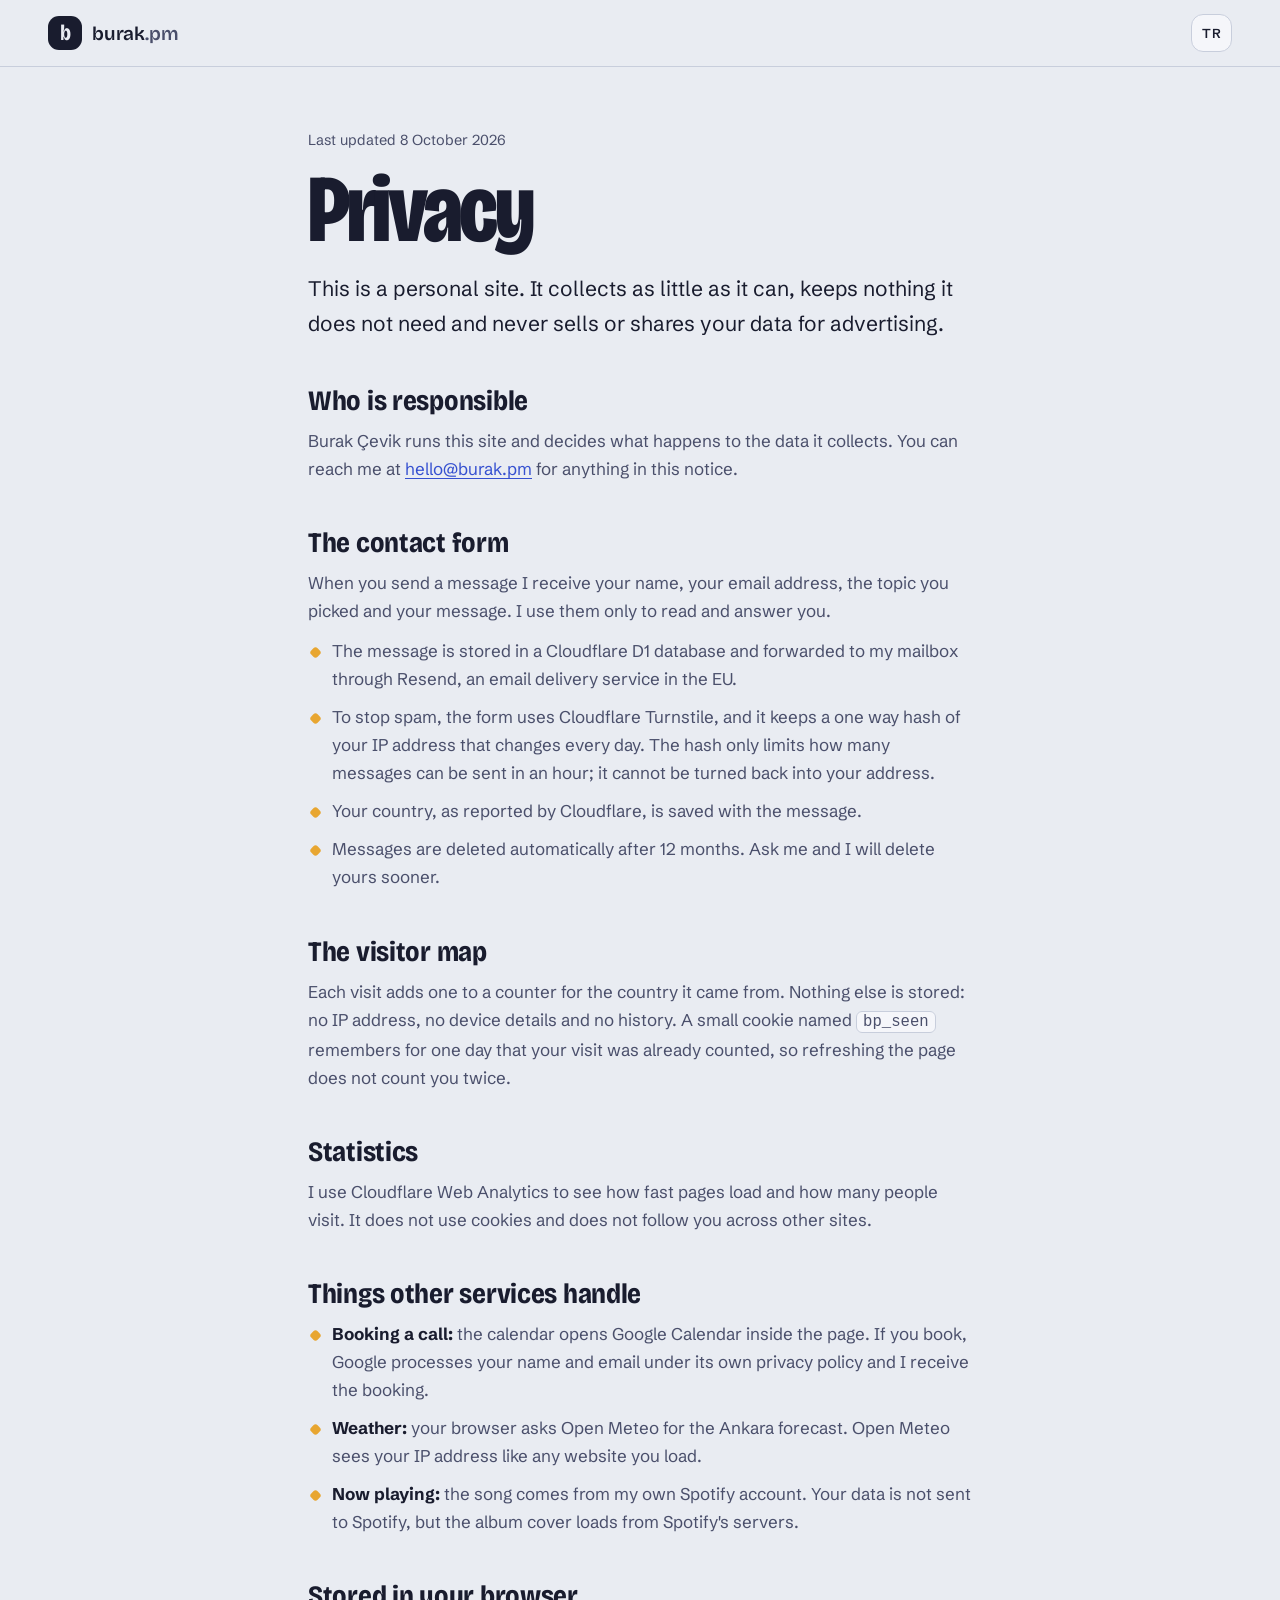
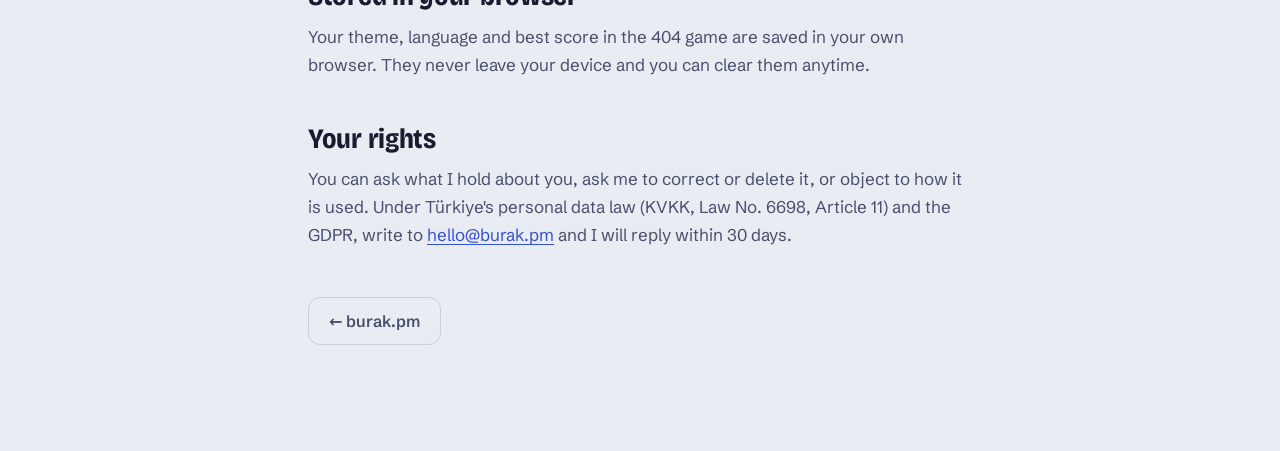
<file: privacy.html>
<!doctype html>
<html lang="en" data-theme="light">
<head>
<meta charset="utf-8"><meta name="viewport" content="width=device-width, initial-scale=1">
<title>Privacy | burak.pm</title>
<meta name="description" content="What burak.pm collects, why, where it is stored and how long it is kept.">
<link rel="canonical" href="https://burak.pm/privacy">
<link rel="icon" href="/assets/favicon.svg" type="image/svg+xml">
<link rel="preload" href="/assets/fonts/bricolage-grotesque-latin-standard-normal.woff2" as="font" type="font/woff2" crossorigin>
<link rel="stylesheet" href="/styles.css?v=20261027a">
<script src="/boot.js?v=20261027a"></script>
</head>
<body class="lost-page doc-page">
<header class="topbar">
  <a class="brand" href="/" aria-label="burak.pm home"><span class="brand__mark" aria-hidden="true">b</span><span class="brand__name">burak<b>.pm</b></span></a>
  <div class="tools">
    <button class="tool" type="button" data-doc-lang aria-label="Switch language"><span data-doc-lang-label>TR</span></button>
  </div>
</header>

<main class="doc">
  <article lang="en">
    <p class="doc__kicker">Last updated 8 October 2026</p>
    <h1>Privacy</h1>
    <p class="doc__lede">This is a personal site. It collects as little as it can, keeps nothing it does not need and never sells or shares your data for advertising.</p>

    <h2>Who is responsible</h2>
    <p>Burak Çevik runs this site and decides what happens to the data it collects. You can reach me at <a href="mailto:hello@burak.pm">hello@burak.pm</a> for anything in this notice.</p>

    <h2>The contact form</h2>
    <p>When you send a message I receive your name, your email address, the topic you picked and your message. I use them only to read and answer you.</p>
    <ul>
      <li>The message is stored in a Cloudflare D1 database and forwarded to my mailbox through Resend, an email delivery service in the EU.</li>
      <li>To stop spam, the form uses Cloudflare Turnstile, and it keeps a one way hash of your IP address that changes every day. The hash only limits how many messages can be sent in an hour; it cannot be turned back into your address.</li>
      <li>Your country, as reported by Cloudflare, is saved with the message.</li>
      <li>Messages are deleted automatically after 12 months. Ask me and I will delete yours sooner.</li>
    </ul>

    <h2>The visitor map</h2>
    <p>Each visit adds one to a counter for the country it came from. Nothing else is stored: no IP address, no device details and no history. A small cookie named <code>bp_seen</code> remembers for one day that your visit was already counted, so refreshing the page does not count you twice.</p>

    <h2>Statistics</h2>
    <p>I use Cloudflare Web Analytics to see how fast pages load and how many people visit. It does not use cookies and does not follow you across other sites.</p>

    <h2>Things other services handle</h2>
    <ul>
      <li><b>Booking a call:</b> the calendar opens Google Calendar inside the page. If you book, Google processes your name and email under its own privacy policy and I receive the booking.</li>
      <li><b>Weather:</b> your browser asks Open Meteo for the Ankara forecast. Open Meteo sees your IP address like any website you load.</li>
      <li><b>Now playing:</b> the song comes from my own Spotify account. Your data is not sent to Spotify, but the album cover loads from Spotify's servers.</li>
    </ul>

    <h2>Stored in your browser</h2>
    <p>Your theme, language and best score in the 404 game are saved in your own browser. They never leave your device and you can clear them anytime.</p>

    <h2>Your rights</h2>
    <p>You can ask what I hold about you, ask me to correct or delete it, or object to how it is used. Under Türkiye's personal data law (KVKK, Law No. 6698, Article 11) and the GDPR, write to <a href="mailto:hello@burak.pm">hello@burak.pm</a> and I will reply within 30 days.</p>
  </article>

  <article lang="tr">
    <p class="doc__kicker">Son güncelleme: 8 Ekim 2026</p>
    <h1>Gizlilik</h1>
    <p class="doc__lede">Bu kişisel bir site. Olabildiğince az veri toplar, ihtiyacı olmayanı saklamaz ve verilerini reklam amacıyla kimseyle paylaşmaz ya da satmaz.</p>

    <h2>Veri sorumlusu</h2>
    <p>Bu siteyi Burak Çevik yönetiyor ve toplanan verilerin nasıl kullanılacağına o karar veriyor. Bu metinle ilgili her konuda <a href="mailto:hello@burak.pm">hello@burak.pm</a> adresinden bana ulaşabilirsin.</p>

    <h2>İletişim formu</h2>
    <p>Mesaj gönderdiğinde adını, mail adresini, seçtiğin konuyu ve mesajını alırım. Bunları yalnızca mesajını okumak ve sana cevap vermek için kullanırım.</p>
    <ul>
      <li>Mesaj bir Cloudflare D1 veritabanında saklanır ve AB'de hizmet veren bir mail gönderim servisi olan Resend aracılığıyla posta kutuma iletilir.</li>
      <li>Spam'i önlemek için form Cloudflare Turnstile kullanır ve IP adresinin her gün değişen, geri çevrilemez bir özetini tutar. Bu özet sadece bir saatte gönderilebilecek mesaj sayısını sınırlamak içindir, IP adresine geri dönüştürülemez.</li>
      <li>Cloudflare'in bildirdiği ülke bilgisi de mesajla birlikte kaydedilir.</li>
      <li>Mesajlar 12 ay sonra otomatik olarak silinir. İstersen seninkini daha önce silerim.</li>
    </ul>

    <h2>Ziyaretçi haritası</h2>
    <p>Her ziyaret, geldiği ülkenin sayacını bir artırır. Başka hiçbir şey saklanmaz: IP adresi, cihaz bilgisi ya da gezinme geçmişi tutulmaz. <code>bp_seen</code> adlı küçük bir çerez, ziyaretinin o gün zaten sayıldığını bir gün boyunca hatırlar. Böylece sayfayı yenilediğinde iki kez sayılmazsın.</p>

    <h2>İstatistikler</h2>
    <p>Sayfaların ne kadar hızlı açıldığını ve kaç kişinin ziyaret ettiğini görmek için Cloudflare Web Analytics kullanıyorum. Çerez kullanmaz ve seni başka sitelerde takip etmez.</p>

    <h2>Diğer servislerin işlediği veriler</h2>
    <ul>
      <li><b>Görüşme ayarlama:</b> Takvim, sayfanın içinde Google Takvim'i açar. Randevu alırsan adın ve mail adresin Google'ın kendi gizlilik politikasına göre işlenir, randevu bilgisi bana iletilir.</li>
      <li><b>Hava durumu:</b> Tarayıcın Ankara tahminini Open Meteo'dan ister. Open Meteo, açtığın her sitede olduğu gibi IP adresini görür.</li>
      <li><b>Şu an dinlediğim:</b> Şarkı benim Spotify hesabımdan gelir. Senin verilerin Spotify'a gönderilmez, ancak albüm kapağı Spotify'ın sunucularından yüklenir.</li>
    </ul>

    <h2>Tarayıcında saklananlar</h2>
    <p>Tema ve dil tercihin ile 404 oyunundaki rekorun kendi tarayıcında saklanır. Cihazından hiç çıkmaz, istediğin zaman silebilirsin.</p>

    <h2>Hakların</h2>
    <p>6698 sayılı Kişisel Verilerin Korunması Kanunu'nun 11. maddesi kapsamında hakkında hangi verilerin tutulduğunu öğrenme, düzeltilmesini ya da silinmesini isteme ve işlenmesine itiraz etme hakkın var. <a href="mailto:hello@burak.pm">hello@burak.pm</a> adresine yazman yeterli, en geç 30 gün içinde cevap veririm.</p>
  </article>

  <p class="doc__back"><a class="btn btn--ghost" href="/" data-doc-home>← burak.pm</a></p>
</main>
<script src="/doc.js?v=20261027a" defer></script>
</body>
</html>
</file>
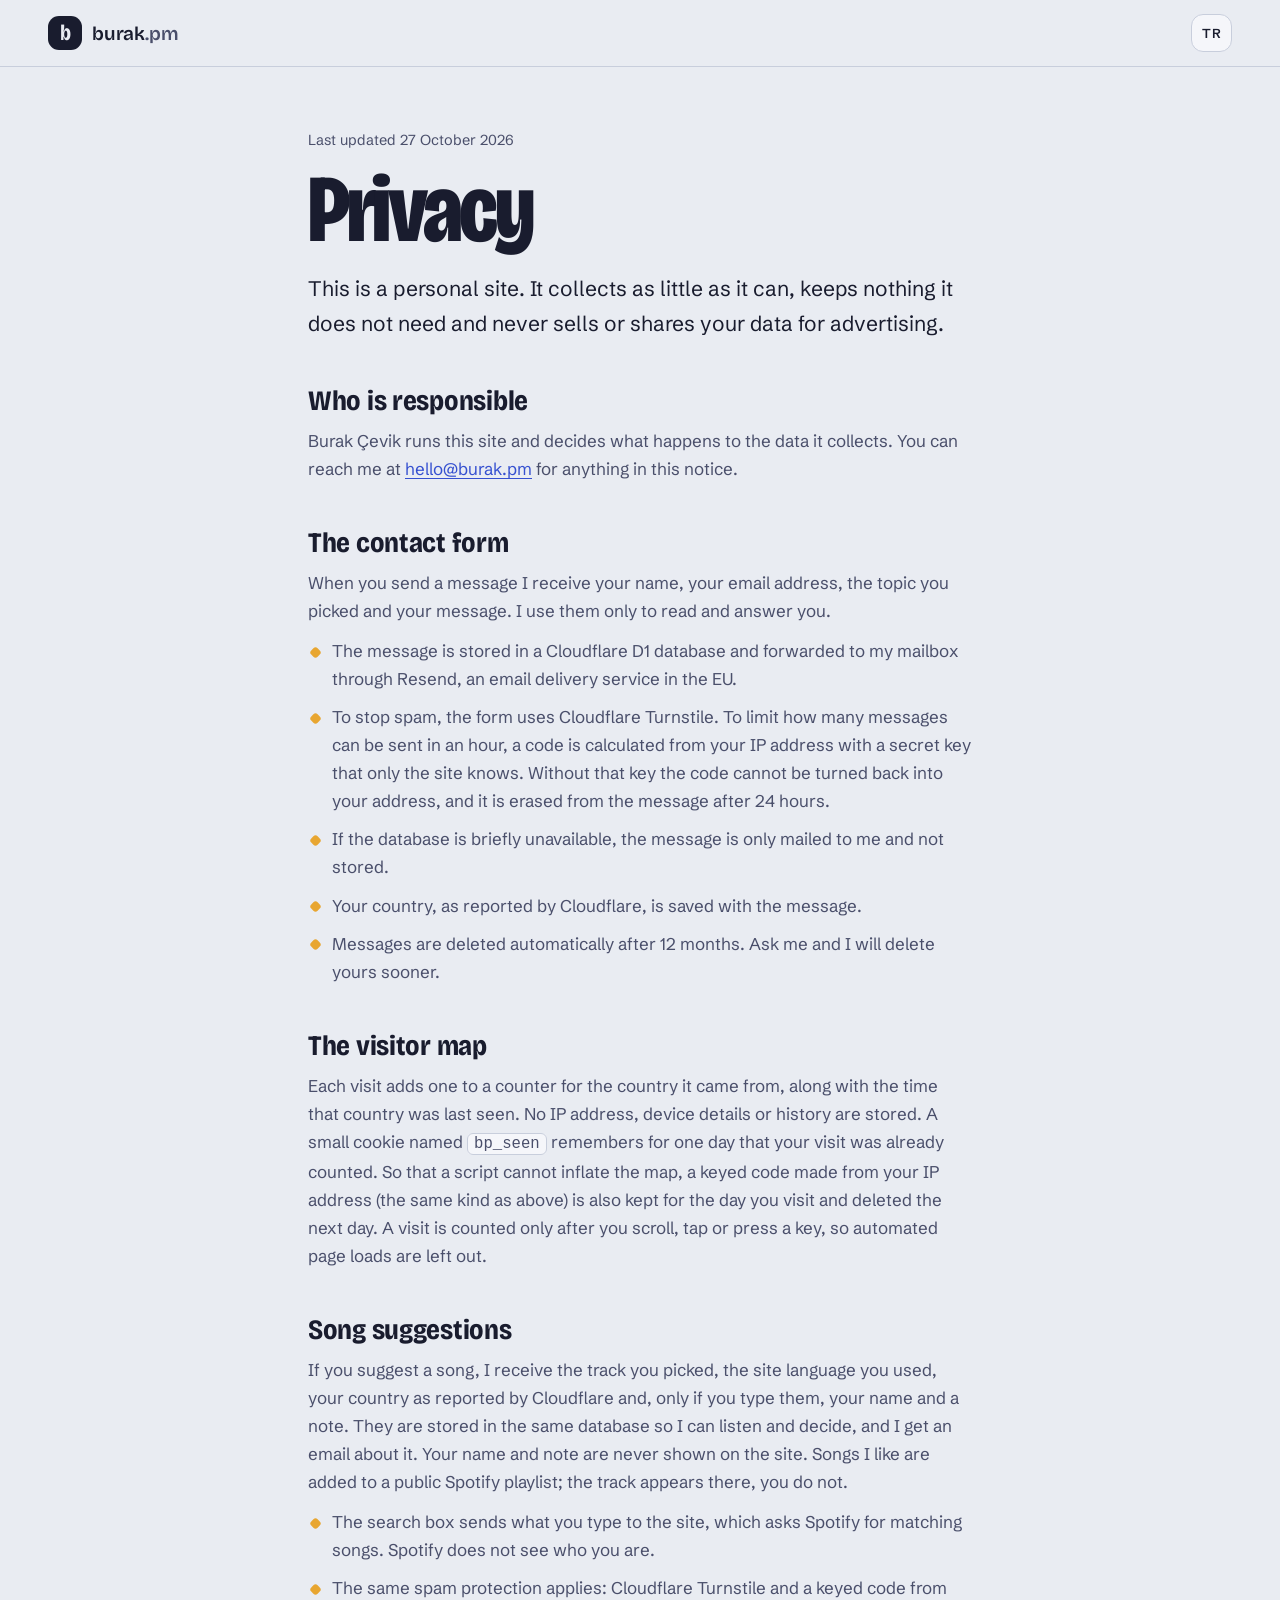
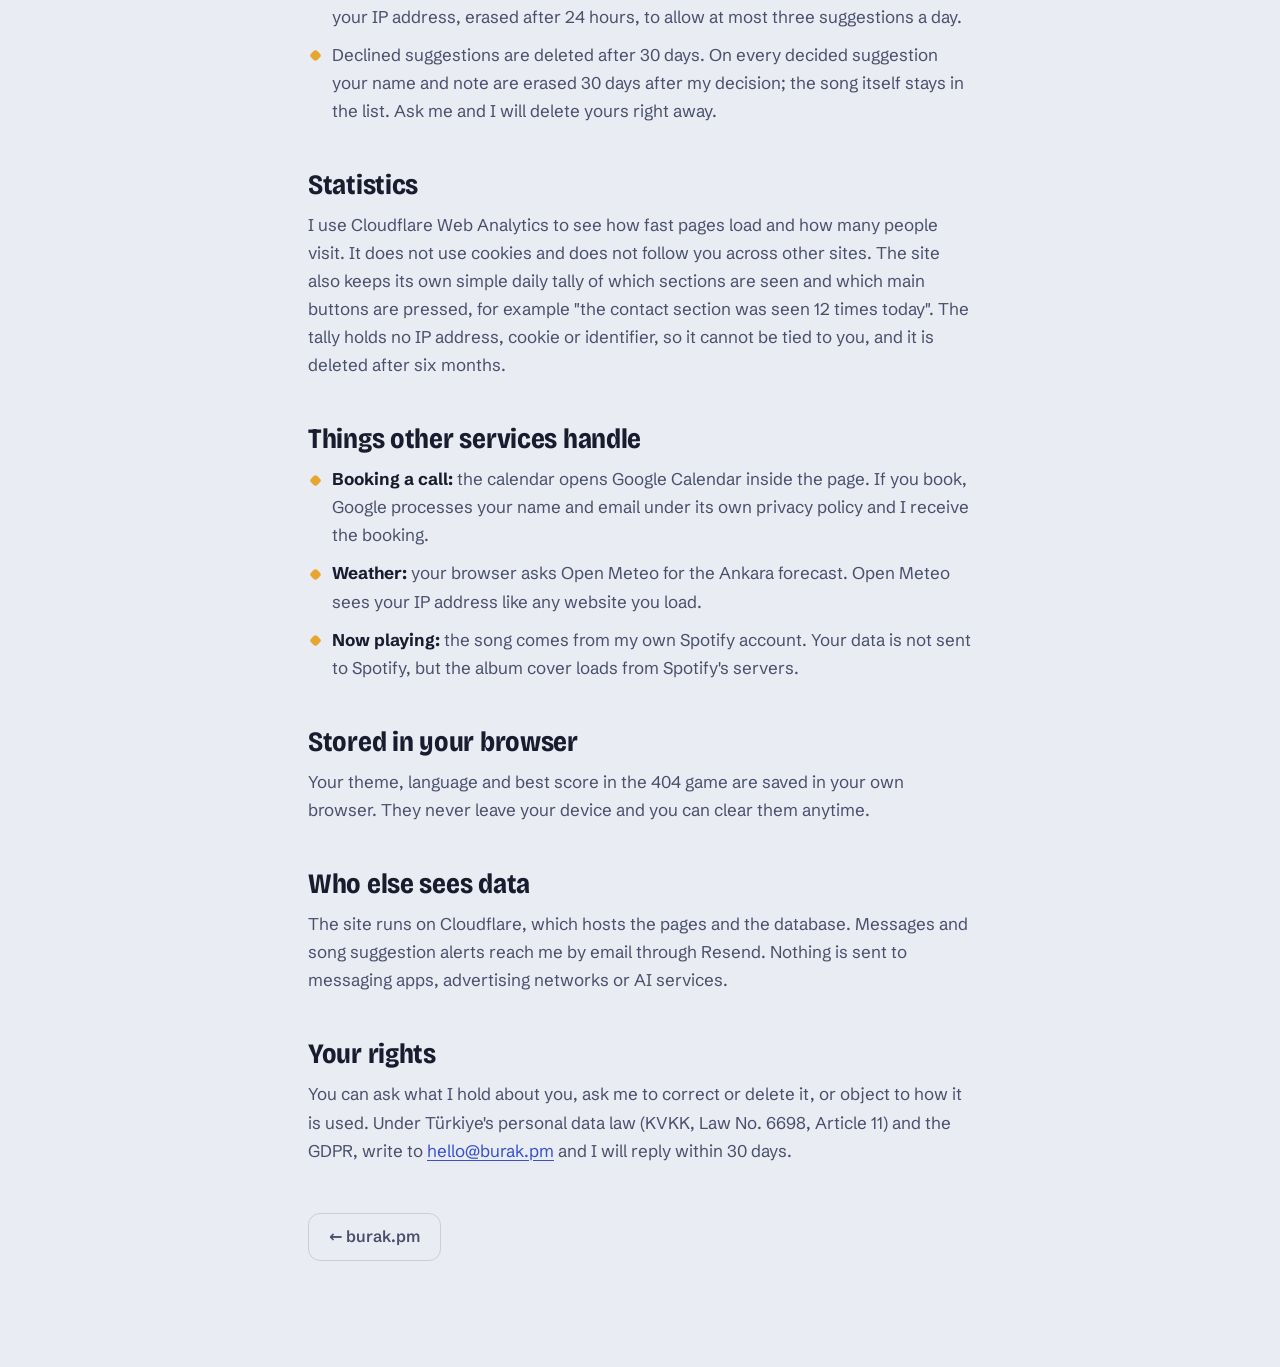
<file: site/privacy.html>
<!doctype html>
<html lang="en" data-theme="light">
<head>
<meta charset="utf-8"><meta name="viewport" content="width=device-width, initial-scale=1">
<title>Privacy | burak.pm</title>
<meta name="description" content="What burak.pm collects, why, where it is stored and how long it is kept.">
<link rel="canonical" href="https://burak.pm/privacy">
<link rel="icon" href="/assets/favicon.svg" type="image/svg+xml">
<link rel="preload" href="/assets/fonts/bricolage-grotesque-latin-standard-normal.woff2" as="font" type="font/woff2" crossorigin>
<link rel="stylesheet" href="/styles.css?v=1">
<script src="/boot.js?v=1"></script>
</head>
<body class="lost-page doc-page">
<header class="topbar">
  <a class="brand" href="/" aria-label="burak.pm home"><span class="brand__mark" aria-hidden="true">b</span><span class="brand__name">burak<b>.pm</b></span></a>
  <div class="tools">
    <button class="tool" type="button" data-doc-lang aria-label="Switch language"><span data-doc-lang-label>TR</span></button>
  </div>
</header>

<main class="doc">
  <article lang="en">
    <p class="doc__kicker">Last updated 27 October 2026</p>
    <h1>Privacy</h1>
    <p class="doc__lede">This is a personal site. It collects as little as it can, keeps nothing it does not need and never sells or shares your data for advertising.</p>

    <h2>Who is responsible</h2>
    <p>Burak Çevik runs this site and decides what happens to the data it collects. You can reach me at <a href="mailto:hello@burak.pm">hello@burak.pm</a> for anything in this notice.</p>

    <h2>The contact form</h2>
    <p>When you send a message I receive your name, your email address, the topic you picked and your message. I use them only to read and answer you.</p>
    <ul>
      <li>The message is stored in a Cloudflare D1 database and forwarded to my mailbox through Resend, an email delivery service in the EU.</li>
      <li>To stop spam, the form uses Cloudflare Turnstile. To limit how many messages can be sent in an hour, a code is calculated from your IP address with a secret key that only the site knows. Without that key the code cannot be turned back into your address, and it is erased from the message after 24 hours.</li>
      <li>If the database is briefly unavailable, the message is only mailed to me and not stored.</li>
      <li>Your country, as reported by Cloudflare, is saved with the message.</li>
      <li>Messages are deleted automatically after 12 months. Ask me and I will delete yours sooner.</li>
    </ul>

    <h2>The visitor map</h2>
    <p>Each visit adds one to a counter for the country it came from, along with the time that country was last seen. No IP address, device details or history are stored. A small cookie named <code>bp_seen</code> remembers for one day that your visit was already counted. So that a script cannot inflate the map, a keyed code made from your IP address (the same kind as above) is also kept for the day you visit and deleted the next day. A visit is counted only after you scroll, tap or press a key, so automated page loads are left out.</p>

    <h2>Song suggestions</h2>
    <p>If you suggest a song, I receive the track you picked, the site language you used, your country as reported by Cloudflare and, only if you type them, your name and a note. They are stored in the same database so I can listen and decide, and I get an email about it. Your name and note are never shown on the site. Songs I like are added to a public Spotify playlist; the track appears there, you do not.</p>
    <ul>
      <li>The search box sends what you type to the site, which asks Spotify for matching songs. Spotify does not see who you are.</li>
      <li>The same spam protection applies: Cloudflare Turnstile and a keyed code from your IP address, erased after 24 hours, to allow at most three suggestions a day.</li>
      <li>Declined suggestions are deleted after 30 days. On every decided suggestion your name and note are erased 30 days after my decision; the song itself stays in the list. Ask me and I will delete yours right away.</li>
    </ul>

    <h2>Statistics</h2>
    <p>I use Cloudflare Web Analytics to see how fast pages load and how many people visit. It does not use cookies and does not follow you across other sites. The site also keeps its own simple daily tally of which sections are seen and which main buttons are pressed, for example "the contact section was seen 12 times today". The tally holds no IP address, cookie or identifier, so it cannot be tied to you, and it is deleted after six months.</p>

    <h2>Things other services handle</h2>
    <ul>
      <li><b>Booking a call:</b> the calendar opens Google Calendar inside the page. If you book, Google processes your name and email under its own privacy policy and I receive the booking.</li>
      <li><b>Weather:</b> your browser asks Open Meteo for the Ankara forecast. Open Meteo sees your IP address like any website you load.</li>
      <li><b>Now playing:</b> the song comes from my own Spotify account. Your data is not sent to Spotify, but the album cover loads from Spotify's servers.</li>
    </ul>

    <h2>Stored in your browser</h2>
    <p>Your theme, language and best score in the 404 game are saved in your own browser. They never leave your device and you can clear them anytime.</p>

    <h2>Who else sees data</h2>
    <p>The site runs on Cloudflare, which hosts the pages and the database. Messages and song suggestion alerts reach me by email through Resend. Nothing is sent to messaging apps, advertising networks or AI services.</p>

    <h2>Your rights</h2>
    <p>You can ask what I hold about you, ask me to correct or delete it, or object to how it is used. Under Türkiye's personal data law (KVKK, Law No. 6698, Article 11) and the GDPR, write to <a href="mailto:hello@burak.pm">hello@burak.pm</a> and I will reply within 30 days.</p>
  </article>

  <article lang="tr">
    <p class="doc__kicker">Son güncelleme: 27 Ekim 2026</p>
    <h1>Gizlilik</h1>
    <p class="doc__lede">Bu kişisel bir site. Olabildiğince az veri toplar, ihtiyacı olmayanı saklamaz ve verilerini reklam amacıyla kimseyle paylaşmaz ya da satmaz.</p>

    <h2>Veri sorumlusu</h2>
    <p>Bu siteyi Burak Çevik yönetiyor ve toplanan verilerin nasıl kullanılacağına o karar veriyor. Bu metinle ilgili her konuda <a href="mailto:hello@burak.pm">hello@burak.pm</a> adresinden bana ulaşabilirsin.</p>

    <h2>İletişim formu</h2>
    <p>Mesaj gönderdiğinde adını, mail adresini, seçtiğin konuyu ve mesajını alırım. Bunları yalnızca mesajını okumak ve sana cevap vermek için kullanırım.</p>
    <ul>
      <li>Mesaj bir Cloudflare D1 veritabanında saklanır ve AB'de hizmet veren bir mail gönderim servisi olan Resend aracılığıyla posta kutuma iletilir.</li>
      <li>Spam'i önlemek için form Cloudflare Turnstile kullanır. Bir saatte gönderilebilecek mesaj sayısını sınırlamak için IP adresinden, yalnızca sitenin bildiği gizli bir anahtarla bir kod hesaplanır. Bu anahtar olmadan kod IP adresine geri çevrilemez ve 24 saat sonra mesajdan silinir.</li>
      <li>Veritabanına kısa süreliğine ulaşılamazsa mesaj saklanmaz, sadece bana mail olarak iletilir.</li>
      <li>Cloudflare'in bildirdiği ülke bilgisi de mesajla birlikte kaydedilir.</li>
      <li>Mesajlar 12 ay sonra otomatik olarak silinir. İstersen seninkini daha önce silerim.</li>
    </ul>

    <h2>Ziyaretçi haritası</h2>
    <p>Her ziyaret, geldiği ülkenin sayacını bir artırır ve o ülkeden en son ne zaman ziyaret geldiği kaydedilir. IP adresi, cihaz bilgisi ya da gezinme geçmişi tutulmaz. <code>bp_seen</code> adlı küçük bir çerez, ziyaretinin o gün zaten sayıldığını bir gün boyunca hatırlar. Bir yazılımın haritayı şişirememesi için IP adresinden yukarıdaki gibi anahtarlı bir kod da ziyaret ettiğin gün boyunca tutulur ve ertesi gün silinir. Ziyaret, sayfayı kaydırdıktan, dokunduktan ya da bir tuşa bastıktan sonra sayılır; böylece otomatik sayfa yüklemeleri dışarıda kalır.</p>

    <h2>Şarkı önerileri</h2>
    <p>Bir şarkı önerirsen seçtiğin şarkıyı, kullandığın site dilini, Cloudflare'in bildirdiği ülkeni ve sadece yazarsan adını ve notunu alırım. Dinleyip karar verebilmem için aynı veritabanında saklanırlar ve bana bir mail gelir. Adın ve notun sitede hiçbir zaman gösterilmez. Sevdiğim şarkılar herkese açık bir Spotify çalma listesine eklenir; orada şarkı görünür, sen görünmezsin.</p>
    <ul>
      <li>Arama kutusuna yazdığın metin siteye gelir, site de Spotify'dan uygun şarkıları ister. Spotify kim olduğunu görmez.</li>
      <li>Aynı spam koruması geçerlidir: Cloudflare Turnstile ve günde en fazla üç öneri için IP adresinden hesaplanan, 24 saat sonra silinen anahtarlı bir kod.</li>
      <li>Reddedilen öneriler 30 gün sonra silinir. Karar verilen her öneride adın ve notun, kararımdan 30 gün sonra silinir; şarkının kendisi listede kalır. İstersen seninkini hemen silerim.</li>
    </ul>

    <h2>İstatistikler</h2>
    <p>Sayfaların ne kadar hızlı açıldığını ve kaç kişinin ziyaret ettiğini görmek için Cloudflare Web Analytics kullanıyorum. Çerez kullanmaz ve seni başka sitelerde takip etmez. Site ayrıca hangi bölümlerin görüldüğünü ve hangi ana düğmelere basıldığını gösteren kendi basit günlük sayımını tutar; örneğin "iletişim bölümü bugün 12 kez görüldü". Bu sayımda IP adresi, çerez ya da kimlik bilgisi yoktur, yani seninle ilişkilendirilemez ve altı ay sonra silinir.</p>

    <h2>Diğer servislerin işlediği veriler</h2>
    <ul>
      <li><b>Görüşme ayarlama:</b> Takvim, sayfanın içinde Google Takvim'i açar. Randevu alırsan adın ve mail adresin Google'ın kendi gizlilik politikasına göre işlenir, randevu bilgisi bana iletilir.</li>
      <li><b>Hava durumu:</b> Tarayıcın Ankara tahminini Open Meteo'dan ister. Open Meteo, açtığın her sitede olduğu gibi IP adresini görür.</li>
      <li><b>Şu an dinlediğim:</b> Şarkı benim Spotify hesabımdan gelir. Senin verilerin Spotify'a gönderilmez, ancak albüm kapağı Spotify'ın sunucularından yüklenir.</li>
    </ul>

    <h2>Tarayıcında saklananlar</h2>
    <p>Tema ve dil tercihin ile 404 oyunundaki rekorun kendi tarayıcında saklanır. Cihazından hiç çıkmaz, istediğin zaman silebilirsin.</p>

    <h2>Verileri başka kim görür</h2>
    <p>Site Cloudflare üzerinde çalışır; sayfaları ve veritabanını Cloudflare barındırır. Mesajlar ve şarkı önerisi bildirimleri bana Resend üzerinden mail olarak gelir. Hiçbir veri mesajlaşma uygulamalarına, reklam ağlarına ya da yapay zekâ servislerine gönderilmez.</p>

    <h2>Hakların</h2>
    <p>6698 sayılı Kişisel Verilerin Korunması Kanunu'nun 11. maddesi kapsamında hakkında hangi verilerin tutulduğunu öğrenme, düzeltilmesini ya da silinmesini isteme ve işlenmesine itiraz etme hakkın var. <a href="mailto:hello@burak.pm">hello@burak.pm</a> adresine yazman yeterli, en geç 30 gün içinde cevap veririm.</p>
  </article>

  <p class="doc__back"><a class="btn btn--ghost" href="/" data-doc-home>← burak.pm</a></p>
</main>
<script src="/doc.js?v=1" defer></script>
</body>
</html>
</file>
<file: styles.css>
/* burak.pm
   Palette taken from the portrait: slate studio backdrop, shirt blue, charcoal suit,
   plus one warm saffron that only ever means "resolved" or "done". */

@font-face {
  font-family: "Bricolage";
  font-style: normal; font-display: swap;
  font-weight: 200 800; font-stretch: 75% 100%;
  src: url(/assets/fonts/bricolage-grotesque-latin-standard-normal.woff2) format("woff2-variations");
  unicode-range: U+0000-00FF,U+0131,U+0152-0153,U+02BB-02BC,U+02C6,U+02DA,U+02DC,U+0304,U+0308,U+0329,U+2000-206F,U+20AC,U+2122,U+2191,U+2193,U+2212,U+2215,U+FEFF,U+FFFD;
}
@font-face {
  font-family: "Bricolage";
  font-style: normal; font-display: swap;
  font-weight: 200 800; font-stretch: 75% 100%;
  src: url(/assets/fonts/bricolage-grotesque-latin-ext-standard-normal.woff2) format("woff2-variations");
  unicode-range: U+0100-02BA,U+02BD-02C5,U+02C7-02CC,U+02CE-02D7,U+02DD-02FF,U+0304,U+0308,U+0329,U+1D00-1DBF,U+1E00-1E9F,U+1EF2-1EFF,U+2020,U+20A0-20AB,U+20AD-20C0,U+2113,U+2C60-2C7F,U+A720-A7FF;
}
@font-face {
  font-family: "Schibsted";
  font-style: normal; font-display: swap; font-weight: 400 900;
  src: url(/assets/fonts/schibsted-grotesk-latin-wght-normal.woff2) format("woff2-variations");
  unicode-range: U+0000-00FF,U+0131,U+0152-0153,U+02BB-02BC,U+02C6,U+02DA,U+02DC,U+0304,U+0308,U+0329,U+2000-206F,U+20AC,U+2122,U+2191,U+2193,U+2212,U+2215,U+FEFF,U+FFFD;
}
@font-face {
  font-family: "Schibsted";
  font-style: normal; font-display: swap; font-weight: 400 900;
  src: url(/assets/fonts/schibsted-grotesk-latin-ext-wght-normal.woff2) format("woff2-variations");
  unicode-range: U+0100-02BA,U+02BD-02C5,U+02C7-02CC,U+02CE-02D7,U+02DD-02FF,U+0304,U+0308,U+0329,U+1D00-1DBF,U+1E00-1E9F,U+1EF2-1EFF,U+2020,U+20A0-20AB,U+20AD-20C0,U+2113,U+2C60-2C7F,U+A720-A7FF;
}

:root {
  --paper: #E9ECF2;
  --paper-2: #F5F6FA;
  --ink: #191C2E;
  --ink-2: #4A4F6B;
  --line: #C8CEDC;
  --blue: #3550D0;
  --blue-ink: #FFFFFF;
  --sky: #B7CFF0;
  --saffron: #E8A631;
  --saffron-ink: #2A1D05;
  --bubble: #FFFFFF;
  --shadow: 0 1px 0 rgba(25, 28, 46, .06), 0 18px 40px -24px rgba(25, 28, 46, .35);

  --display: "Bricolage", "Arial Narrow", system-ui, sans-serif;
  --text: "Schibsted", system-ui, -apple-system, "Segoe UI", sans-serif;

  --r-board: 28px;
  --r-card: 20px;
  --r-btn: 12px;

  --gutter: clamp(16px, 4vw, 48px);
  --max: 1240px;
  --ease: cubic-bezier(.2, .8, .2, 1);
  color-scheme: light;
}
:root[data-theme="dark"] {
  --paper: #10131F;
  --paper-2: #181C2D;
  --ink: #E8EBF4;
  --ink-2: #A3A9C4;
  --line: #2C3249;
  --blue: #8EA2FF;
  --blue-ink: #10131F;
  --sky: #2B3B66;
  --saffron: #F2BC55;
  --saffron-ink: #241803;
  --bubble: #20253A;
  --shadow: 0 1px 0 rgba(0, 0, 0, .3), 0 24px 48px -28px rgba(0, 0, 0, .8);
  color-scheme: dark;
}

*, *::before, *::after { box-sizing: border-box; }
html { scroll-behavior: smooth; scroll-padding-top: 88px; -webkit-text-size-adjust: 100%; }
body {
  margin: 0;
  background: var(--paper);
  color: var(--ink);
  font: 400 1.0625rem/1.6 var(--text);
  font-feature-settings: "ss01";
  -webkit-font-smoothing: antialiased;
  overflow-x: hidden;
  transition: background-color .4s var(--ease), color .4s var(--ease);
}
img { display: block; max-width: 100%; height: auto; }
button { font: inherit; color: inherit; cursor: pointer; }
a { color: inherit; }
:focus-visible { outline: 3px solid var(--blue); outline-offset: 3px; border-radius: 6px; }
::selection { background: var(--saffron); color: var(--saffron-ink); }
[hidden] { display: none !important; }
.sr { position: absolute; width: 1px; height: 1px; overflow: hidden; clip: rect(0 0 0 0); white-space: nowrap; }

.skip {
  position: fixed; left: 16px; top: -60px; z-index: 100;
  background: var(--ink); color: var(--paper); padding: 10px 14px; border-radius: 10px; text-decoration: none;
}
.skip:focus { top: 12px; }

.progress { position: fixed; inset: 0 0 auto 0; height: 3px; z-index: 60; pointer-events: none; }
.progress span { display: block; height: 100%; background: var(--blue); transform-origin: 0 50%; transform: scaleX(0); }

/* ---------- top bar ---------- */
.topbar {
  position: sticky; top: 0; z-index: 50;
  display: flex; align-items: center; gap: 24px;
  padding: 14px var(--gutter);
  transition: background-color .3s, box-shadow .3s;
}
.topbar.is-stuck {
  background: color-mix(in srgb, var(--paper) 82%, transparent);
  backdrop-filter: saturate(1.4) blur(14px);
  -webkit-backdrop-filter: saturate(1.4) blur(14px);
  box-shadow: 0 1px 0 var(--line);
}
.brand { display: inline-flex; align-items: center; gap: 10px; text-decoration: none; }
.brand__mark {
  display: grid; place-items: center; width: 34px; height: 34px; border-radius: 11px;
  background: var(--ink); color: var(--paper);
  font: 700 22px/1 var(--display); font-stretch: 80%;
  transition: transform .5s var(--ease), background-color .3s;
}
.brand:hover .brand__mark { transform: rotate(-12deg) scale(1.06); background: var(--blue); color: var(--blue-ink); }
.brand__name { font: 600 19px/1 var(--display); letter-spacing: -.01em; }
.brand__name b { font-weight: 600; color: var(--ink-2); }

.nav { display: flex; gap: 4px; margin-left: auto; }
.nav a {
  position: relative; padding: 8px 12px; border-radius: 10px;
  text-decoration: none; font-size: 15px; color: var(--ink-2);
  transition: color .2s, background-color .2s;
}
.nav a:hover { color: var(--ink); background: color-mix(in srgb, var(--ink) 6%, transparent); }
.nav a.is-active { color: var(--ink); }
.nav a.is-active::after {
  content: ""; position: absolute; left: 12px; right: 12px; bottom: 3px; height: 2px; border-radius: 2px; background: var(--blue);
}

.tools { display: flex; align-items: center; gap: 8px; }
.clock {
  display: inline-flex; align-items: center; gap: 8px; margin-right: 6px;
  font-size: 14px; color: var(--ink-2); font-variant-numeric: tabular-nums;
}
.clock__time { color: var(--ink); font-weight: 600; }
.clock__icon { width: 10px; height: 10px; border-radius: 50%; background: var(--saffron); box-shadow: 0 0 0 4px color-mix(in srgb, var(--saffron) 25%, transparent); }
.clock.is-night .clock__icon { background: transparent; box-shadow: inset 3px -2px 0 0 var(--sky); }
.tool {
  display: inline-grid; place-items: center; gap: 4px; grid-auto-flow: column;
  height: 38px; min-width: 38px; padding: 0 10px;
  border: 1px solid var(--line); border-radius: var(--r-btn); background: var(--paper-2);
  font-size: 13px; font-weight: 600; letter-spacing: .02em;
  transition: border-color .2s, transform .2s var(--ease);
}
.tool:hover { border-color: var(--ink-2); }
.tool:active { transform: scale(.95); }
.tool svg { width: 18px; height: 18px; fill: none; stroke: currentColor; stroke-width: 1.8; stroke-linecap: round; }
.i-moon { fill: currentColor !important; stroke: none !important; }
[data-theme="light"] .i-sun, [data-theme="dark"] .i-moon { display: none; }
kbd {
  display: inline-grid; place-items: center; min-width: 20px; height: 20px; padding: 0 5px;
  border: 1px solid var(--line); border-bottom-width: 2px; border-radius: 6px;
  font: 600 11px/1 var(--text); color: var(--ink-2); background: var(--paper);
}
.tool--k kbd { background: transparent; }
.i-menu { display: none; }

/* ---------- hero ---------- */
.hero {
  max-width: var(--max); margin: 0 auto;
  padding: clamp(32px, 7vh, 88px) var(--gutter) 40px;
  display: grid; grid-template-columns: minmax(0, 1fr); gap: clamp(32px, 4vw, 56px);
}
.hero__text { display: grid; grid-template-columns: minmax(0, 1.25fr) minmax(0, .75fr); gap: 24px clamp(28px, 5vw, 80px); align-items: end; }
.hero__side .hero__lede { margin-top: 0; }
.hero__hello { margin: 0 0 14px; font: 500 18px/1.4 var(--text); color: var(--ink-2); }
.hero__title {
  margin: 0;
  font: 750 clamp(46px, 7.4vw, 112px)/.93 var(--display);
  font-stretch: 80%;
  letter-spacing: -.022em;
  text-wrap: balance;
}
.hero__title .w { display: inline-block; white-space: nowrap; }
/* The headline is visible from the first paint (good for LCP); it only settles into place. */
.hero__title { animation: heroIn 1.1s var(--ease) both; }
@keyframes heroIn { from { transform: translateY(.16em); font-stretch: 100%; letter-spacing: 0; } }
@media (prefers-reduced-motion: reduce) { .hero__title { animation: none; } }
/* Above the fold text ships in both languages so nothing flashes before the script runs. */
:root[lang="tr"] [data-dual] > [lang="en"], :root:not([lang="tr"]) [data-dual] > [lang="tr"] { display: none; }
.hero__lede { max-width: 44ch; margin: 26px 0 30px; font-size: clamp(17px, 1.4vw, 19px); color: var(--ink-2); }
.hero__actions { display: flex; flex-wrap: wrap; gap: 12px; }

.btn {
  display: inline-flex; align-items: center; justify-content: center; gap: 8px;
  min-height: 48px; padding: 0 20px; border-radius: var(--r-btn);
  font-weight: 600; font-size: 16px; text-decoration: none;
  border: 1.5px solid transparent;
  transition: transform .25s var(--ease), background-color .2s, border-color .2s, color .2s;
}
.btn:active { transform: scale(.97); }
.btn--solid { background: var(--ink); color: var(--paper); }
.btn--solid:hover { background: var(--blue); color: var(--blue-ink); }
.btn--ghost { border-color: var(--line); background: transparent; }
.btn--ghost:hover { border-color: var(--ink); }

/* the live queue console */
.board {
  margin: 0; position: relative;
  background: var(--paper-2); border: 1px solid var(--line); border-radius: var(--r-board);
  box-shadow: var(--shadow); overflow: hidden;
}
.board { animation: boardIn 1.1s var(--ease) .25s both; }
@keyframes boardIn { from { transform: translateY(18px) scale(.985); } }
@media (prefers-reduced-motion: reduce) { .board { animation: none; } }
.board__head { display: flex; justify-content: space-between; align-items: flex-start; gap: 14px 18px; padding: 18px 20px 8px; flex-wrap: wrap; }
.board__intro { flex: 1 1 260px; min-width: 0; }
.board__title { display: flex; align-items: center; gap: 10px; margin: 0; font: 650 17px/1.2 var(--display); }
.board__hint { margin: 5px 0 0; font-size: 13.5px; color: var(--ink-2); max-width: 46ch; line-height: 1.45; }
.board__controls { display: flex; align-items: center; gap: 8px; flex-wrap: wrap; }
.seg__label { font-size: 12px; font-weight: 600; color: var(--ink-2); margin-right: 2px; }
.live { width: 9px; height: 9px; border-radius: 50%; background: #2FB88A; position: relative; flex: none; }
.live::after { content: ""; position: absolute; inset: -5px; border-radius: 50%; border: 2px solid #2FB88A; opacity: 0; animation: ping 2.2s infinite; }
.is-paused .live { background: var(--ink-2); }
.is-paused .live::after { animation: none; }
@keyframes ping { 0% { transform: scale(.5); opacity: .8; } 100% { transform: scale(1.5); opacity: 0; } }
.seg { display: inline-flex; padding: 3px; border: 1px solid var(--line); border-radius: 999px; background: var(--paper); }
.seg button { border: 0; background: transparent; padding: 6px 13px; cursor: pointer; border-radius: 999px; font-size: 12.5px; font-weight: 600; color: var(--ink-2); transition: background-color .2s, color .2s; }
.seg button[aria-pressed="true"] { background: var(--ink); color: var(--paper); }
.seg button:not([aria-pressed="true"]):hover { color: var(--ink); }
.board__pause {
  flex: none; border: 1px solid var(--line); background: var(--paper); border-radius: 999px;
  padding: 6px 13px; font-size: 12.5px; font-weight: 600;
}
.board__pause:hover { border-color: var(--ink-2); }
.board__stage { position: relative; }
.board__canvas { display: block; width: 100%; height: clamp(400px, 56vh, 500px); touch-action: manipulation; }
.tip {
  position: absolute; z-index: 3; width: min(280px, 80%); pointer-events: none;
  padding: 12px 14px; border-radius: 14px; background: var(--ink); color: var(--paper);
  box-shadow: 0 18px 40px -16px rgba(0, 0, 0, .5); font-size: 13px; line-height: 1.45;
}
.tip__top { display: flex; flex-wrap: wrap; gap: 6px; margin-bottom: 8px; }
.tip__chip { padding: 2px 8px; border-radius: 999px; background: color-mix(in srgb, var(--paper) 16%, transparent); font-weight: 600; font-size: 11.5px; }
.tip__msg { margin: 0; font-size: 14.5px; font-weight: 600; }
.tip__tr { margin: 4px 0 0; color: color-mix(in srgb, var(--paper) 72%, transparent); }
.tip__sla { margin: 8px 0 0; font-weight: 600; color: var(--saffron); }
.board__main { display: grid; grid-template-columns: minmax(0, 1fr) 300px; border-top: 1px dashed var(--line); }
.board__side { padding: 18px 20px; border-left: 1px dashed var(--line); display: grid; gap: 18px; align-content: start; }
.kpis { margin: 0; display: grid; grid-template-columns: repeat(2, minmax(0, 1fr)); gap: 14px 12px; }
.kpis div { min-width: 0; }
.kpis dt { font-size: 11.5px; color: var(--ink-2); line-height: 1.25; }
.kpis dd { margin: 3px 0 0; white-space: nowrap; }
.kpis b { font: 720 28px/1 var(--display); font-stretch: 85%; font-variant-numeric: tabular-nums; }
.kpis small { font-size: 12px; color: var(--ink-2); margin-left: 1px; }
.kpis .kpi--you { color: #B57A10; }
:root[data-theme="dark"] .kpis .kpi--you { color: var(--saffron); }
.mix__label { margin: 0 0 6px; display: flex; justify-content: space-between; gap: 8px; font-size: 12.5px; font-weight: 600; }
.mix__count { color: var(--ink-2); font-weight: 500; }
.mix__count b { color: var(--ink); }
.mix__bar { display: flex; height: 10px; border-radius: 999px; overflow: hidden; background: var(--line); }
.mix__bar i { display: block; height: 100%; transition: flex-grow .8s var(--ease); min-width: 2px; }
.mix__legend { list-style: none; display: flex; flex-wrap: wrap; gap: 4px 14px; margin: 8px 0 0; padding: 0; font-size: 12px; color: var(--ink-2); }
.mix__legend li { display: inline-flex; align-items: center; gap: 6px; }
.mix__legend i { width: 9px; height: 9px; border-radius: 3px; display: inline-block; }
.board__note { margin: 0; display: flex; flex-wrap: wrap; align-items: center; gap: 6px 14px; font-size: 12px; color: var(--ink-2); }
.legend { display: inline-flex; align-items: center; gap: 6px; }
.pr { width: 4px; height: 14px; border-radius: 2px; display: inline-block; }
.pr--1 { background: #E0533D; } .pr--2 { background: var(--blue); } .pr--3 { background: var(--ink-2); opacity: .55; }
.board__scale { flex-basis: 100%; }
.bump { animation: bump .5s var(--ease); display: inline-block; }
@keyframes bump { 40% { transform: scale(1.45); } }

/* ---------- facts ---------- */
.facts {
  max-width: var(--max); margin: 0 auto; padding: 24px var(--gutter) 0;
  display: grid; grid-template-columns: repeat(4, minmax(0, 1fr)); gap: 0;
}
.fact { padding: 22px 22px 22px 0; border-top: 1.5px solid var(--ink); }
.fact + .fact { padding-left: 22px; border-left: 1px solid var(--line); }
.fact b { display: block; font: 750 clamp(40px, 4.4vw, 60px)/1 var(--display); font-stretch: 80%; letter-spacing: -.03em; font-variant-numeric: tabular-nums; }
.fact span { display: block; margin-top: 10px; font-size: 15px; color: var(--ink-2); line-height: 1.45; max-width: 26ch; }

/* ---------- sections ---------- */
.section { max-width: var(--max); margin: 0 auto; padding: clamp(72px, 11vw, 140px) var(--gutter) 0; }
.section__title {
  margin: 0 0 18px;
  font: 720 clamp(36px, 5vw, 64px)/1 var(--display); font-stretch: 82%; letter-spacing: -.03em;
}
.section__lede { margin: 0 0 36px; max-width: 58ch; color: var(--ink-2); }

/* what I do: three columns, always open */
.work__list { display: grid; grid-template-columns: repeat(3, minmax(0, 1fr)); border-top: 1.5px solid var(--ink); }
.lane { padding: 28px 28px 8px 0; min-width: 0; }
.lane + .lane { padding-left: 28px; border-left: 1px solid var(--line); }
.lane__head { display: grid; gap: 18px; justify-items: start; margin-bottom: 14px; }
.lane__glyph { width: 52px; height: 52px; border-radius: 15px; display: grid; place-items: center; background: var(--blue); color: var(--blue-ink); }
.lane__glyph svg { width: 30px; height: 30px; fill: none; stroke: currentColor; stroke-width: 1.8; stroke-linecap: round; stroke-linejoin: round; }
.lane__title { margin: 0; font: 650 clamp(22px, 2.2vw, 28px)/1.15 var(--display); font-stretch: 88%; letter-spacing: -.015em; max-width: 18ch; }
.lane__body p { margin: 0; max-width: 62ch; color: var(--ink-2); }
.lane__body .tags { margin: 16px 0 20px; }

.tags { list-style: none; display: flex; flex-wrap: wrap; gap: 8px; padding: 0; margin: 0; }
.tags li { padding: 5px 12px; border-radius: 999px; background: color-mix(in srgb, var(--sky) 55%, transparent); font-size: 13.5px; font-weight: 500; }

/* path: stepper */
.path__track {
  position: relative; display: grid; grid-template-columns: repeat(4, minmax(0, 1fr)); gap: 12px;
  padding-top: 8px;
}
.path__rail { position: absolute; left: 22px; right: 22px; top: 30px; height: 3px; background: var(--line); border-radius: 3px; z-index: 0; }
.path__rail span { display: block; height: 100%; width: var(--p, 0%); background: var(--blue); border-radius: 3px; transition: width .7s var(--ease), height .7s var(--ease); }
.step {
  position: relative; z-index: 1; display: flex; flex-direction: column; align-items: flex-start; gap: 14px;
  background: none; border: 0; padding: 0; text-align: left;
}
.step__n {
  width: 46px; height: 46px; border-radius: 50%; display: grid; place-items: center;
  background: var(--paper); border: 2px solid var(--line); font: 700 18px/1 var(--display);
  transition: background-color .3s, border-color .3s, color .3s, transform .4s var(--ease);
}
.step.is-done .step__n { border-color: var(--blue); color: var(--blue); }
.step[aria-selected="true"] .step__n { background: var(--blue); border-color: var(--blue); color: var(--blue-ink); transform: scale(1.12); }
.step--next .step__n { border-style: dashed; }
.step__role { font: 620 clamp(16px, 1.6vw, 20px)/1.2 var(--display); font-stretch: 90%; color: var(--ink-2); max-width: 14ch; transition: color .2s; }
.step[aria-selected="true"] .step__role, .step:hover .step__role { color: var(--ink); }
.path__panel {
  margin-top: 30px; padding: 28px clamp(20px, 3vw, 36px);
  background: var(--paper-2); border: 1px solid var(--line); border-radius: var(--r-card);
  min-height: 150px;
}
.path__when { margin: 0 0 8px; font-weight: 600; color: var(--blue); }
.path__text { margin: 0; max-width: 64ch; font-size: clamp(17px, 1.5vw, 20px); line-height: 1.55; }
.path__panel.swap .path__text, .path__panel.swap .path__when { animation: swap .45s var(--ease); }
@keyframes swap { from { opacity: 0; transform: translateX(10px); } }

/* projects: bento */
.projects__head { display: flex; flex-wrap: wrap; align-items: flex-end; justify-content: space-between; gap: 18px; }
.filters { display: flex; flex-wrap: wrap; gap: 8px; margin-bottom: 18px; }
.chip {
  display: inline-flex; align-items: center; gap: 6px; position: relative;
  padding: 8px 15px; border-radius: 999px; border: 1px solid var(--line); background: transparent;
  font-size: 14.5px; font-weight: 550; cursor: pointer;
  transition: background-color .2s, color .2s, border-color .2s;
}
.chip:hover { border-color: var(--ink-2); }
.chip[aria-pressed="true"], .chip:has(input:checked) { background: var(--ink); color: var(--paper); border-color: var(--ink); }
.chip input { position: absolute; opacity: 0; pointer-events: none; }
.chip:has(input:focus-visible) { outline: 3px solid var(--blue); outline-offset: 3px; }

.bento { display: grid; grid-template-columns: repeat(6, minmax(0, 1fr)); grid-auto-rows: minmax(190px, auto); gap: 14px; }
.card {
  position: relative; display: flex; flex-direction: column; gap: 10px; text-align: left;
  padding: 24px; border-radius: var(--r-card); border: 1px solid var(--line);
  background: var(--paper-2); overflow: hidden; isolation: isolate;
  transition: border-color .25s, transform .5s var(--ease), opacity .35s;
}
.card:hover { border-color: var(--ink-2); }
.card[hidden] { display: none; }
.card__art { display: block; flex: 1; min-height: 120px; margin: -6px -6px 6px; }
.card__art img { width: 100%; height: 100%; max-height: 260px; object-fit: contain; object-position: center; transition: transform .7s var(--ease); filter: drop-shadow(0 18px 24px rgba(25, 28, 46, .14)); }
.card:hover .card__art img { transform: translateY(-6px) scale(1.03) rotate(-1deg); }
.card--xl .card__art img { max-height: 360px; }
.card--md .card__art img { max-height: 330px; }
.card__text { display: grid; gap: 10px; }
.card--full { flex-direction: row; align-items: center; gap: 28px; }
.card--full .card__text { flex: 1 1 340px; }
.card--full .card__art { order: 2; flex: 1.4 1 0; margin: -10px -10px -10px 0; min-height: 0; }
.card--full .card__art img { max-height: 280px; }
.sheet__glyph img { width: 100%; height: 100%; object-fit: contain; }
.card[data-id="tamga"], .card--saffron:has(.card__video) { background: #E4A132; border-color: #E4A132; color: #241803; }
.card__video { display: block; width: 100%; height: auto; max-height: 300px; object-fit: contain;
  -webkit-mask-image: radial-gradient(ellipse 72% 80% at 50% 50%, #000 62%, transparent 100%); mask-image: radial-gradient(ellipse 72% 80% at 50% 50%, #000 62%, transparent 100%); }
.card:hover .card__video { transform: none; }
.card__glyph svg { width: 100%; height: 100%; fill: none; stroke: currentColor; stroke-width: 1.6; stroke-linecap: round; stroke-linejoin: round; }
.card h3 { margin: 0; font: 680 clamp(22px, 2.2vw, 28px)/1.08 var(--display); font-stretch: 86%; letter-spacing: -.015em; }
.card p { margin: 0; color: var(--ink-2); font-size: 15.5px; line-height: 1.5; max-width: 48ch; }
.card__foot { display: flex; flex-wrap: wrap; align-items: center; justify-content: space-between; gap: 8px 14px; margin-top: 6px; }
.noai { display: inline-flex; align-items: center; gap: 6px; padding: 4px 10px; border-radius: 999px; border: 1px solid currentColor; font-size: 12.5px; font-weight: 600; opacity: .8; }
.noai::before { content: ""; width: 7px; height: 7px; border-radius: 50%; background: #2FB88A; }
.card__more { margin-top: 0; font-size: 14px; font-weight: 600; color: var(--blue); }
.card__metric { position: absolute; right: 22px; top: 18px; font: 780 clamp(44px, 6vw, 84px)/1 var(--display); font-stretch: 75%; letter-spacing: -.04em; color: color-mix(in srgb, var(--ink) 9%, transparent); z-index: -1; }
.card--xl { grid-column: span 4; grid-row: span 2; }
.card--md { grid-column: span 2; grid-row: span 2; }
.card--sm { grid-column: span 2; }
.card--full { grid-column: 1 / -1; min-height: 220px; }
.card--full .card__glyph { margin-bottom: 0; }
.card--blue { background: var(--blue); color: var(--blue-ink); border-color: var(--blue); }
.card--blue p, .card--blue .card__more { color: color-mix(in srgb, var(--blue-ink) 82%, transparent); }
.card--blue .card__metric { color: color-mix(in srgb, var(--blue-ink) 14%, transparent); }
.card--saffron { background: var(--saffron); color: var(--saffron-ink); border-color: var(--saffron); }
.card--saffron p, .card--saffron .card__more { color: color-mix(in srgb, var(--saffron-ink) 80%, transparent); }
.card--blue:hover, .card--saffron:hover { border-color: var(--ink); }
.card__spot {
  position: absolute; inset: 0; z-index: -1; pointer-events: none; opacity: 0; transition: opacity .3s;
  background: radial-gradient(320px circle at var(--mx, 50%) var(--my, 50%), color-mix(in srgb, var(--sky) 60%, transparent), transparent 70%);
}
.card:hover .card__spot { opacity: 1; }
.card--blue .card__spot, .card--saffron .card__spot { background: radial-gradient(320px circle at var(--mx, 50%) var(--my, 50%), rgba(255,255,255,.22), transparent 70%); }

/* xl card gets a live mini chart */
.spark { display: flex; align-items: flex-end; gap: 6px; height: 90px; margin: 10px 0 6px; }
.spark i { flex: 1; border-radius: 6px 6px 2px 2px; background: color-mix(in srgb, var(--blue) 30%, transparent); height: 20%; transition: height .9s var(--ease); }
.spark i.hi { background: var(--blue); }

/* weather */
.wx { display: inline-flex; align-items: center; gap: 6px; margin-right: 6px; font-size: 14px; font-weight: 600; font-variant-numeric: tabular-nums; }
.wx__icon svg { width: 20px; height: 20px; display: block; fill: none; stroke: currentColor; stroke-width: 1.7; stroke-linecap: round; stroke-linejoin: round; }
.wx__icon .sun { stroke: #C98A12; } :root[data-theme="dark"] .wx__icon .sun { stroke: var(--saffron); }
.wx__icon .drop { stroke: var(--blue); }

/* visitor map */
.visits__head { display: flex; flex-wrap: wrap; justify-content: space-between; align-items: flex-end; gap: 12px 40px; }
.visits__head .section__lede { margin-bottom: 24px; }
.visits__stats { margin-bottom: 24px; text-align: right; }
.visits__total { margin: 0; font-size: 16px; color: var(--ink-2); }
.visits__total b { font: 720 clamp(30px, 3.4vw, 44px)/1 var(--display); font-stretch: 82%; color: var(--ink); font-variant-numeric: tabular-nums; }
.visits__you { margin: 8px 0 0; font-size: 14.5px; font-weight: 600; color: var(--blue); }
.map { position: relative; border-radius: var(--r-board); background: var(--paper-2); border: 1px solid var(--line); padding: clamp(10px, 2vw, 24px); overflow: hidden; }
.map__svg svg { display: block; width: 100%; height: auto; }
.map__svg path { fill: color-mix(in srgb, var(--ink) 9%, var(--paper-2)); stroke: var(--paper-2); stroke-width: .6; transition: fill .6s var(--ease); }
.map__svg path[data-n] { cursor: pointer; }
.map__svg path:hover { stroke: var(--ink); stroke-width: 1; }
.map__svg path.is-you { stroke: var(--saffron); stroke-width: 1.6; }
.map__home circle { fill: var(--saffron); }
.map__home .ring { fill: none; stroke: var(--saffron); stroke-width: 2; transform-origin: center; transform-box: fill-box; animation: homeping 2.4s infinite; }
@keyframes homeping { 0% { transform: scale(.4); opacity: .9; } 100% { transform: scale(2.6); opacity: 0; } }
.map__home text { font: 650 13px var(--text); fill: var(--ink); paint-order: stroke; stroke: var(--paper-2); stroke-width: 4px; }
.map__tip { position: absolute; z-index: 2; pointer-events: none; padding: 8px 12px; border-radius: 12px; background: var(--ink); color: var(--paper); font-size: 13.5px; font-weight: 600; white-space: nowrap; box-shadow: var(--shadow); }
.map__tip small { display: block; font-weight: 500; opacity: .75; }
.map__scale { position: absolute; left: 22px; bottom: 18px; display: flex; align-items: center; gap: 8px; font-size: 12px; color: var(--ink-2); }
.map__scale i { width: 120px; height: 8px; border-radius: 8px; background: linear-gradient(90deg, color-mix(in srgb, var(--blue) 18%, var(--paper-2)), var(--blue)); }
.visits__top { list-style: none; margin: 18px 0 0; padding: 0; display: grid; grid-template-columns: repeat(5, minmax(0, 1fr)); gap: 10px; }
.visits__top li { padding: 12px 14px; border: 1px solid var(--line); border-radius: 14px; background: var(--paper-2); display: grid; gap: 4px; }
.visits__top b { font: 650 16px/1.2 var(--display); font-stretch: 90%; }
.visits__top span { font-size: 13px; color: var(--ink-2); font-variant-numeric: tabular-nums; }
.visits__top i { display: block; height: 4px; border-radius: 4px; background: var(--blue); }

/* now playing */
.np {
  position: relative; display: grid; grid-template-columns: 64px 1fr; gap: 14px; align-items: center;
  margin-top: 16px; padding: 12px; border-radius: var(--r-card); text-decoration: none;
  background: var(--paper-2); border: 1px solid var(--line); box-shadow: var(--shadow);
  transition: border-color .2s, transform .3s var(--ease);
}
.np:hover { border-color: var(--ink-2); transform: translateY(-2px); }
.np__art { width: 64px; height: 64px; border-radius: 12px; overflow: hidden; background: var(--sky); }
.np__art img { width: 100%; height: 100%; object-fit: cover; }
.np.is-playing .np__art { animation: spin 14s linear infinite; border-radius: 50%; }
@keyframes spin { to { transform: rotate(360deg); } }
.np__body { display: grid; gap: 2px; min-width: 0; }
.np__status { display: flex; align-items: center; gap: 8px; font-size: 12px; font-weight: 600; color: #1DB954; }
.np:not(.is-playing) .np__status { color: var(--ink-2); }
.np__title, .np__artist { white-space: nowrap; overflow: hidden; text-overflow: ellipsis; }
.np__title { font: 650 16px/1.25 var(--display); font-stretch: 90%; }
.np__artist { font-size: 13.5px; color: var(--ink-2); }
.np__progress { display: flex; align-items: center; gap: 8px; margin-top: 6px; }
.np__bar { flex: 1; height: 4px; border-radius: 4px; background: var(--line); overflow: hidden; }
.np__bar i { display: block; height: 100%; width: 0; background: #1DB954; border-radius: 4px; transition: width 1s linear; }
.np__time { font-size: 11.5px; color: var(--ink-2); font-variant-numeric: tabular-nums; white-space: nowrap; }
.np:not(.is-playing) .np__progress { display: none; }
.eq { display: none; align-items: flex-end; gap: 2px; height: 12px; }
.is-playing .eq { display: inline-flex; }
.eq i { width: 3px; background: currentColor; border-radius: 1px; animation: eq 1s ease-in-out infinite alternate; }
.eq i:nth-child(1) { height: 40%; animation-delay: -.2s; } .eq i:nth-child(2) { height: 90%; animation-delay: -.6s; }
.eq i:nth-child(3) { height: 60%; animation-delay: -.4s; } .eq i:nth-child(4) { height: 75%; animation-delay: -.8s; }
@keyframes eq { 0% { transform: scaleY(.3); } 100% { transform: scaleY(1); } }
.eq i { transform-origin: bottom; }

/* now */
.now { display: grid; grid-template-columns: minmax(0, .8fr) minmax(0, 1.2fr); gap: clamp(28px, 6vw, 80px); align-items: start; }
.now__portrait { position: sticky; top: 100px; }
.now__portrait picture { display: block; border-radius: var(--r-board); overflow: hidden; background: #8D9097; aspect-ratio: 491 / 617; }
.now__portrait img { width: 100%; height: 100%; object-fit: cover; filter: saturate(.92); transition: transform 1.2s var(--ease); }
.now__portrait:hover img { transform: scale(1.03); }
.now__photo { position: relative; }
.hola {
  position: absolute; left: -14px; bottom: 30px; margin: 0;
  padding: 12px 18px; border-radius: 18px 18px 18px 4px; background: var(--bubble); box-shadow: var(--shadow);
  font: 650 22px/1 var(--display); font-stretch: 86%;
}
.hola span { display: inline-block; transition: opacity .35s, transform .35s var(--ease); }
.hola span.out { opacity: 0; transform: translateY(-8px); }
.now__list { list-style: none; padding: 0; margin: 12px 0 0; }
.now__list li { display: grid; gap: 4px; padding: 18px 0; border-bottom: 1px solid var(--line); }
.now__list li:first-child { border-top: 1.5px solid var(--ink); }
.now__list b { font: 650 21px/1.2 var(--display); font-stretch: 90%; }
.now__list span { color: var(--ink-2); }
.toolbox { margin-top: 48px; }
.toolbox h3 { margin: 0 0 8px; font: 650 24px/1.2 var(--display); font-stretch: 88%; }
.toolbox dl { margin: 0; }
.toolbox dl > div { display: grid; grid-template-columns: 170px 1fr; gap: 16px; padding: 12px 0; border-bottom: 1px dashed var(--line); }
.toolbox dt { font-weight: 600; }
.toolbox dd { margin: 0; color: var(--ink-2); }

/* contact */
.contact { display: grid; grid-template-columns: minmax(0, 1fr) minmax(0, 1fr); gap: clamp(28px, 6vw, 80px); align-items: start; }
.contact__title { margin: 0 0 18px; font: 780 clamp(56px, 9vw, 132px)/.88 var(--display); font-stretch: 76%; letter-spacing: -.04em; }
.contact__intro p { max-width: 44ch; color: var(--ink-2); margin: 0 0 26px; }
.contact__direct { display: flex; flex-wrap: wrap; align-items: center; gap: 10px 20px; }
.link { background: none; border: 0; padding: 4px 0; font-weight: 600; text-decoration: underline; text-decoration-thickness: 1.5px; text-underline-offset: 4px; text-decoration-color: var(--line); transition: text-decoration-color .2s; }
.link:hover { text-decoration-color: var(--blue); }
.composer {
  display: grid; gap: 16px; padding: clamp(20px, 3vw, 32px);
  background: var(--paper-2); border: 1px solid var(--line); border-radius: var(--r-board); box-shadow: var(--shadow);
}
.composer__reasons { border: 0; padding: 0; margin: 0; display: flex; flex-wrap: wrap; gap: 8px; }
.composer__reasons legend { padding: 0; margin-bottom: 10px; font-weight: 600; }
.field { display: grid; gap: 6px; font-weight: 600; font-size: 15px; }
.field input, .field textarea {
  width: 100%; padding: 13px 14px; border-radius: 12px; border: 1px solid var(--line);
  background: var(--paper); color: var(--ink); font: 400 16px/1.5 var(--text); resize: vertical;
  transition: border-color .2s, box-shadow .2s;
}
.field input:focus, .field textarea:focus { outline: none; border-color: var(--blue); box-shadow: 0 0 0 4px color-mix(in srgb, var(--blue) 22%, transparent); }
.composer__error { margin: 0; color: #C2412D; font-weight: 600; font-size: 14.5px; }
:root[data-theme="dark"] .composer__error { color: #FF8A73; }
.composer .btn { justify-self: start; }
.composer__row { display: grid; grid-template-columns: repeat(auto-fit, minmax(200px, 1fr)); gap: 16px; }
.hp { position: absolute; left: -9999px; width: 1px; height: 1px; overflow: hidden; }
.composer__captcha:empty { display: none; }
.composer .btn[aria-busy="true"] { opacity: .7; pointer-events: none; }
.composer .btn[aria-busy="true"]::after { content: ""; width: 14px; height: 14px; border-radius: 50%; border: 2px solid currentColor; border-right-color: transparent; animation: spin .8s linear infinite; }
@keyframes spin { to { transform: rotate(360deg); } }
.composer--done { align-content: center; justify-items: start; min-height: 320px; }
.composer--done h3 { margin: 0; font: 760 clamp(30px, 4vw, 42px)/1 var(--display); font-stretch: 80%; letter-spacing: -.02em; }
.composer--done p { margin: 0; color: var(--ink-2); max-width: 40ch; }
.composer__done-mark { display: grid; place-items: center; width: 56px; height: 56px; border-radius: 18px; background: var(--saffron); margin: 0 0 4px; }
.composer__done-mark svg { width: 28px; height: 28px; fill: none; stroke: var(--ink); stroke-width: 2.4; stroke-linecap: round; stroke-linejoin: round; stroke-dasharray: 24; stroke-dashoffset: 24; animation: draw .5s .15s var(--ease) forwards; }
@keyframes draw { to { stroke-dashoffset: 0; } }
.contact__direct .btn .ico { width: 18px; height: 18px; fill: none; stroke: currentColor; stroke-width: 1.8; stroke-linecap: round; }
@media (prefers-reduced-motion: reduce) { .composer__done-mark svg { animation: none; stroke-dashoffset: 0; } }

/* footer */
.footer {
  max-width: var(--max); margin: clamp(80px, 12vw, 140px) auto 0; padding: 28px var(--gutter) 40px;
  display: flex; flex-wrap: wrap; justify-content: space-between; gap: 12px;
  border-top: 1px solid var(--line); color: var(--ink-2); font-size: 14.5px;
}
.footer p { margin: 0; }
.footer__keys kbd { margin: 0 1px; }

/* sheet (project details) */
dialog { color: var(--ink); }
dialog::backdrop { background: rgba(10, 12, 24, .45); backdrop-filter: blur(4px); }
.sheet {
  width: min(620px, calc(100vw - 24px)); max-height: calc(100dvh - 40px);
  padding: 0; border: 1px solid var(--line); border-radius: var(--r-board);
  background: var(--paper-2); box-shadow: 0 40px 80px -30px rgba(0, 0, 0, .5);
}
.sheet[open] { animation: rise .45s var(--ease); }
@keyframes rise { from { opacity: 0; transform: translateY(24px) scale(.98); } }
.sheet__inner { position: relative; padding: clamp(24px, 4vw, 40px); display: grid; gap: 14px; }
.sheet__close { position: absolute; right: 16px; top: 16px; width: 40px; height: 40px; border-radius: 50%; border: 1px solid var(--line); background: var(--paper); display: grid; place-items: center; }
.sheet__close svg { width: 18px; height: 18px; stroke: currentColor; stroke-width: 2; stroke-linecap: round; }
.sheet__glyph { width: 100%; height: 190px; border-radius: 16px; background: color-mix(in srgb, var(--sky) 35%, transparent); padding: 12px; }
.sheet__glyph svg { width: 100%; height: 100%; fill: none; stroke: currentColor; stroke-width: 1.6; stroke-linecap: round; stroke-linejoin: round; }
.sheet h3 { margin: 4px 0 0; font: 720 clamp(28px, 4vw, 40px)/1.02 var(--display); font-stretch: 84%; letter-spacing: -.02em; padding-right: 40px; }
.sheet__lede { margin: 0; color: var(--ink-2); font-size: 17px; }
.sheet__points { margin: 4px 0; padding: 0; list-style: none; display: grid; gap: 10px; }
.sheet__points li { position: relative; padding-left: 26px; }
.sheet__points li::before { content: ""; position: absolute; left: 4px; top: .55em; width: 10px; height: 10px; border-radius: 3px; background: var(--saffron); transform: rotate(45deg); }
.sheet__case { display: grid; gap: 8px; }
.sheet__case h4 { margin: 12px 0 0; font-size: 14px; font-weight: 650; color: var(--blue); }
.sheet__case p { margin: 0; }
.sheet__actions { display: flex; flex-wrap: wrap; gap: 10px; margin-top: 6px; }

.book { width: min(1000px, calc(100vw - 24px)); height: min(860px, calc(100dvh - 24px)); max-height: none; overflow: hidden; }
.book[open] { display: grid; grid-template-rows: auto 1fr; }
.book__head { position: relative; display: flex; align-items: flex-end; justify-content: space-between; gap: 16px; padding: 22px 76px 16px clamp(20px, 3vw, 32px); border-bottom: 1px solid var(--line); }
.book__head h3 { margin: 0; padding: 0; }
.book__head .sheet__lede { font-size: 15px; margin-top: 4px; }
.book__out { white-space: nowrap; font-size: 14.5px; }
.book .sheet__close { top: 50%; transform: translateY(-50%); }
.book__frame { position: relative; background: #fff; }
.book__frame iframe { position: absolute; inset: 0; width: 100%; height: 100%; border: 0; }
.book__spin { position: absolute; left: 50%; top: 40%; width: 28px; height: 28px; margin: -14px; border-radius: 50%; border: 3px solid var(--line); border-top-color: var(--blue); animation: spin .8s linear infinite; }
@media (max-width: 640px) {
  .book { width: 100vw; height: 100dvh; max-width: 100vw; max-height: 100dvh; border-radius: 0; border: 0; }
  .book__head { flex-direction: column; align-items: flex-start; gap: 6px; padding-right: 64px; }
  .book .sheet__close { top: 18px; transform: none; }
}

/* command palette */
.palette {
  width: min(560px, calc(100vw - 24px)); margin-top: 12vh; padding: 0;
  border: 1px solid var(--line); border-radius: 18px; background: var(--paper-2);
  box-shadow: 0 40px 80px -30px rgba(0, 0, 0, .55);
}
.palette[open] { animation: rise .3s var(--ease); }
.palette__input { width: 100%; padding: 18px 20px; border: 0; border-bottom: 1px solid var(--line); background: transparent; color: var(--ink); font: 500 18px/1.2 var(--text); }
.palette__input:focus { outline: none; }
.palette__list { list-style: none; margin: 0; padding: 8px; max-height: 50vh; overflow: auto; }
.palette__list li { display: flex; align-items: center; justify-content: space-between; gap: 12px; padding: 11px 12px; border-radius: 10px; cursor: pointer; }
.palette__list li small { color: var(--ink-2); font-size: 13px; }
.palette__list li[aria-selected="true"] { background: var(--ink); color: var(--paper); }
.palette__list li[aria-selected="true"] small { color: color-mix(in srgb, var(--paper) 70%, transparent); }
.palette__list .empty { color: var(--ink-2); cursor: default; }
.palette__foot { margin: 0; padding: 10px 16px; border-top: 1px solid var(--line); font-size: 12.5px; color: var(--ink-2); display: flex; align-items: center; gap: 6px; flex-wrap: wrap; }

/* toast */
.toast {
  position: fixed; left: 50%; bottom: 24px; z-index: 90; transform: translate(-50%, 140%);
  padding: 12px 18px; border-radius: 14px; background: var(--ink); color: var(--paper);
  font-weight: 600; box-shadow: var(--shadow); transition: transform .45s var(--ease), opacity .3s; pointer-events: none; opacity: 0;
}
.toast.show { transform: translate(-50%, 0); opacity: 1; }

/* biko */
.biko { position: fixed; bottom: 14px; left: 0; z-index: 80; display: flex; align-items: flex-end; gap: 6px; transform: translateX(-120px); pointer-events: none; }
.biko img { width: 72px; height: 72px; }
.biko.walk { animation: biko 7s linear forwards; }
.biko.walk img { animation: hop .45s ease-in-out infinite alternate; }
.biko__say { margin-bottom: 52px; padding: 8px 12px; border-radius: 14px 14px 14px 4px; background: var(--bubble); box-shadow: var(--shadow); font-weight: 600; font-size: 14px; white-space: nowrap; opacity: 0; transition: opacity .3s; }
.biko.walk .biko__say { opacity: 1; }
@keyframes biko { to { transform: translateX(calc(100vw + 20px)); } }
@keyframes hop { to { transform: translateY(-6px) rotate(-4deg); } }

/* reveals: only the facts strip and bento get a one time entrance */
.js .facts .fact, .js .bento .card { opacity: 0; transform: translateY(16px); }
.js .facts.in .fact, .js .bento.in .card { opacity: 1; transform: none; transition: opacity .6s var(--ease), transform .8s var(--ease); transition-delay: calc(var(--d, 0) * 60ms); }

/* ---------- responsive ---------- */
@media (max-width: 1080px) {
  .clock__city { display: none; }
  .nav a { padding: 8px 9px; }
}
@media (max-width: 1000px) {
  .board__main { grid-template-columns: 1fr; }
  .board__side { border-left: 0; border-top: 1px dashed var(--line); grid-template-columns: minmax(0, 1fr) minmax(0, 1fr); }
  .kpis { grid-template-columns: repeat(3, minmax(0, 1fr)); }
  .board__note { grid-column: 1 / -1; }
}
@media (max-width: 900px) {
  .nav { display: none; }
  .tools { margin-left: auto; }
  .hero { padding-top: 28px; }
  .hero__text { grid-template-columns: 1fr; }
  .facts { grid-template-columns: repeat(2, minmax(0, 1fr)); }
  .fact:nth-child(3) { padding-left: 0; border-left: 0; }
  .bento { grid-template-columns: repeat(2, minmax(0, 1fr)); }
  .card--xl, .card--md, .card--sm, .card--full { grid-column: span 2; grid-row: auto; }
  .now, .contact { grid-template-columns: 1fr; }
  .work__list { grid-template-columns: 1fr; }
  .lane, .lane + .lane { padding: 24px 0 6px; border-left: 0; }
  .lane + .lane { border-top: 1px solid var(--line); }
  .card--full { flex-direction: column; align-items: stretch; }
  .card--full .card__art { order: 0; margin: 0; flex: none; }
  .card--full .card__text { flex: none; }
  .card--full { min-height: 0; }
  .now__portrait { position: relative; top: 0; max-width: 360px; }
  .hola { left: auto; right: -10px; }
}
@media (max-width: 900px) {
  .visits__top { grid-template-columns: repeat(2, minmax(0, 1fr)); }
  .visits__stats { text-align: left; }
  .map__scale { position: static; margin-top: 8px; }
}
@media (max-width: 560px) {
  .wx { display: none; }
  body { font-size: 1rem; }
  .clock { display: none; }
  .tool--k kbd { display: none; }
  .i-menu { display: block; }
  .facts { grid-template-columns: 1fr; }
  .fact + .fact { padding-left: 0; border-left: 0; }
  .lane__head { grid-template-columns: 44px 1fr; align-items: center; gap: 14px; }
  .lane__glyph { width: 44px; height: 44px; border-radius: 13px; }
  .lane__glyph svg { width: 26px; height: 26px; }
  /* path becomes a vertical timeline */
  .path__track { grid-template-columns: 1fr; gap: 0; padding-top: 0; }
  .step { flex-direction: row; align-items: center; gap: 16px; padding: 9px 0; min-height: 44px; }
  .step__n { width: 42px; height: 42px; font-size: 16px; flex: none; }
  .step__role { max-width: none; font-size: 18px; }
  .path__rail { left: 19.5px; right: auto; top: 30px; bottom: 30px; width: 3px; height: auto; }
  .path__rail span { width: 100%; height: var(--p, 0%); }
  .path__panel { margin-top: 18px; padding: 22px 20px; min-height: 0; }
  /* a shorter, quieter queue on phones */
  .board__canvas { height: 340px; }
  .board__hint { display: none; }
  .kpis > div:nth-child(2), .kpis > div:nth-child(5), .kpis > div:nth-child(6) { display: none; }
  .kpis dt { font-size: 11px; }
  .mix__legend, .board__note .legend { display: none; }
  .board__side { padding: 14px 16px; gap: 12px; }
  .toolbox dl > div { grid-template-columns: 1fr; gap: 2px; }
  .board__side { grid-template-columns: 1fr; }
  .kpis { grid-template-columns: repeat(3, minmax(0, 1fr)); row-gap: 12px; }
  .kpis b { font-size: 22px; }
}

@media (prefers-reduced-motion: reduce) {
  *, *::before, *::after { animation-duration: .001ms !important; animation-iteration-count: 1 !important; transition-duration: .001ms !important; transition-delay: 0s !important; scroll-behavior: auto !important; }
}

/* 404 */
.lost { max-width: var(--max); margin: 0 auto; padding: clamp(24px, 6vh, 64px) var(--gutter) 80px; display: grid; gap: clamp(48px, 8vw, 96px); }
.lost__hero { display: grid; gap: 18px; justify-items: start; }
.lost__code { margin: 0; display: flex; align-items: center; gap: .08em; font: 780 clamp(110px, 20vw, 240px)/.8 var(--display); font-stretch: 75%; letter-spacing: -.04em; }
.lost__ticket { display: grid; place-items: center; width: .82em; height: .82em; border-radius: .2em; background: var(--saffron); transform: rotate(-8deg); box-shadow: var(--shadow); }
.lost__ticket img { width: 62%; height: auto; animation: hop .9s ease-in-out infinite alternate; }
.lost__title { margin: 8px 0 0; font: 720 clamp(32px, 4.6vw, 56px)/1.02 var(--display); font-stretch: 84%; letter-spacing: -.025em; max-width: 18ch; }
.lost__lede { margin: 0; max-width: 52ch; color: var(--ink-2); font-size: 18px; }
.lost__links { display: flex; flex-wrap: wrap; gap: 10px; margin-top: 10px; }
.game { border: 1px solid var(--line); border-radius: var(--r-board); background: var(--paper-2); box-shadow: var(--shadow); overflow: hidden; }
.game__head { display: flex; flex-wrap: wrap; justify-content: space-between; gap: 16px 32px; padding: 20px 22px; border-bottom: 1px dashed var(--line); }
.game__head h2 { margin: 0; font: 680 24px/1.15 var(--display); font-stretch: 88%; }
.game__head p { margin: 6px 0 0; color: var(--ink-2); font-size: 15px; max-width: 52ch; }
.game__stats { display: grid; grid-template-columns: repeat(4, auto); gap: 4px 24px; margin: 0; }
.game__stats dt { font-size: 12px; color: var(--ink-2); }
.game__stats dd { margin: 0; font: 720 26px/1.1 var(--display); font-stretch: 85%; font-variant-numeric: tabular-nums; }
.game__stage { position: relative; }
.game__canvas { display: block; width: 100%; height: clamp(300px, 46vh, 420px); cursor: pointer; touch-action: manipulation; }
.game__overlay { position: absolute; inset: 0; display: grid; place-content: center; justify-items: center; gap: 14px; background: color-mix(in srgb, var(--paper-2) 70%, transparent); backdrop-filter: blur(3px); }
.game__msg { margin: 0; font: 680 22px/1.2 var(--display); font-stretch: 88%; text-align: center; }
.game__msg:empty { display: none; }
.lost-page .tools { margin-left: auto; }
.lost-page .topbar { background: color-mix(in srgb, var(--paper) 82%, transparent); backdrop-filter: blur(14px); -webkit-backdrop-filter: blur(14px); box-shadow: 0 1px 0 var(--line); }

/* document pages (privacy) */
.doc { max-width: 760px; margin: 0 auto; padding: clamp(32px, 7vh, 72px) var(--gutter) 96px; }
:root[lang="tr"] .doc > article[lang="en"], :root:not([lang="tr"]) .doc > article[lang="tr"] { display: none; }
.doc h1 { margin: 0 0 18px; font: 780 clamp(48px, 8vw, 96px)/.9 var(--display); font-stretch: 78%; letter-spacing: -.035em; }
.doc h2 { margin: 44px 0 10px; font: 720 clamp(22px, 2.6vw, 28px)/1.15 var(--display); font-stretch: 86%; letter-spacing: -.01em; }
.doc p, .doc li { color: var(--ink-2); font-size: 17px; line-height: 1.65; }
.doc p { margin: 0 0 12px; }
.doc ul { margin: 6px 0 12px; padding-left: 0; list-style: none; display: grid; gap: 10px; }
.doc li { position: relative; padding-left: 24px; }
.doc li::before { content: ""; position: absolute; left: 3px; top: .62em; width: 9px; height: 9px; border-radius: 3px; background: var(--saffron); transform: rotate(45deg); }
.doc b { color: var(--ink); }
.doc a:not(.btn) { color: var(--blue); text-underline-offset: 3px; }
.doc code { font-size: .92em; padding: 1px 6px; border-radius: 6px; background: var(--paper-2); border: 1px solid var(--line); }
.doc__kicker { font-size: 14.5px !important; margin-bottom: 14px !important; }
.doc__lede { font-size: clamp(18px, 1.8vw, 21px) !important; color: var(--ink) !important; max-width: 52ch; }
.doc__back { margin-top: 48px !important; }
.footer__links { display: flex; gap: 18px; }
.footer__links a { color: inherit; text-underline-offset: 3px; display: inline-flex; align-items: center; min-height: 44px; padding: 0 12px; margin: -10px -12px; }
.composer__privacy { margin: -4px 0 0; font-size: 13.5px; color: var(--ink-2); }
.composer__privacy a { color: inherit; }

/* reserve the map area so lazy loading does not shift the page */
.map__svg { aspect-ratio: 960 / 470; }
.map__svg svg { display: block; width: 100%; height: 100%; }
</file>
